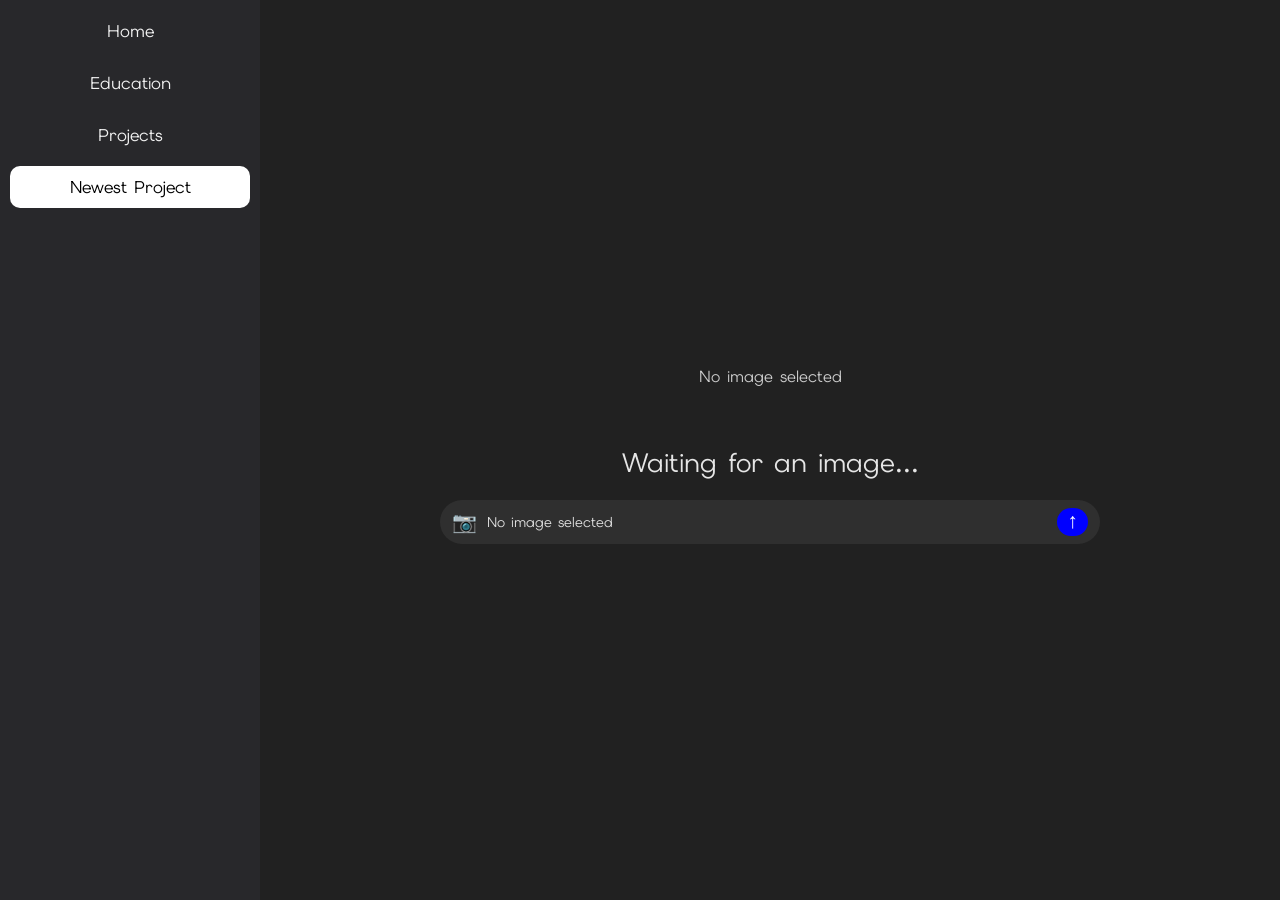
<file: index.html>
<!DOCTYPE html>
<html>
    <head>
        <meta charset="UTF-8">
        <title>Image Classifier</title>
        <link rel="stylesheet" href="style.css">
        <script src="script.js" defer></script>
        <link rel="preconnect" href="https://fonts.googleapis.com">
        <link rel="preconnect" href="https://fonts.gstatic.com" crossorigin>
        <link href="https://fonts.googleapis.com/css2?family=Courier+Prime:ital,wght@0,400;0,700;1,400;1,700&family=Elms+Sans:ital,wght@0,100..900;1,100..900&family=Indie+Flower&family=Quantico:ital,wght@0,400;0,700;1,400;1,700&display=swap" rel="stylesheet">
        <link rel="icon" type="image/x-icon" href="/uploads/happyface.png">
    </head>
    <body>
        <div class="maingrid">
            <div class="sidebar">
                <a href="homepage.html" class="sidebarlink">
                    <div class="sidebarelement elms-sans">Home</div>
                </a>
                <a href="education.html" class="sidebarlink">
                    <div class="sidebarelement elms-sans">Education</div>
                </a>
                <a href="projects.html" class="sidebarlink">
                    <div class="sidebarelement elms-sans">Projects</div>
                </a>
                <a href="index.html" class="sidebarlink active">
                    <div class="sidebarelement elms-sans">Newest Project</div>
                </a>
            </div>
            <div id="main" class="elms-sans">
                <div class="preview-stack">
                    <div id="image-preview" class="image-preview">No image selected</div>
                    <div id="prediction-result" class="prediction-result">Waiting for an image...</div>
                </div>
                <div class="centerbutton">
                    <form id="chat-form" class="textboxarea" method="post" action="/predict" enctype="multipart/form-data">
                        <label for="image-upload" class="upload-button" title="Upload an image">📷</label>
                        <input id="image-upload" name="image" type="file" accept="image/*" hidden>
                        <span id="upload-status" class="upload-status">No image selected</span>
                        <button type="submit" class="submitbutton">↑</button>
                    </form>
                </div>
            </div>
        </div>
    </body>
</html>
</file>
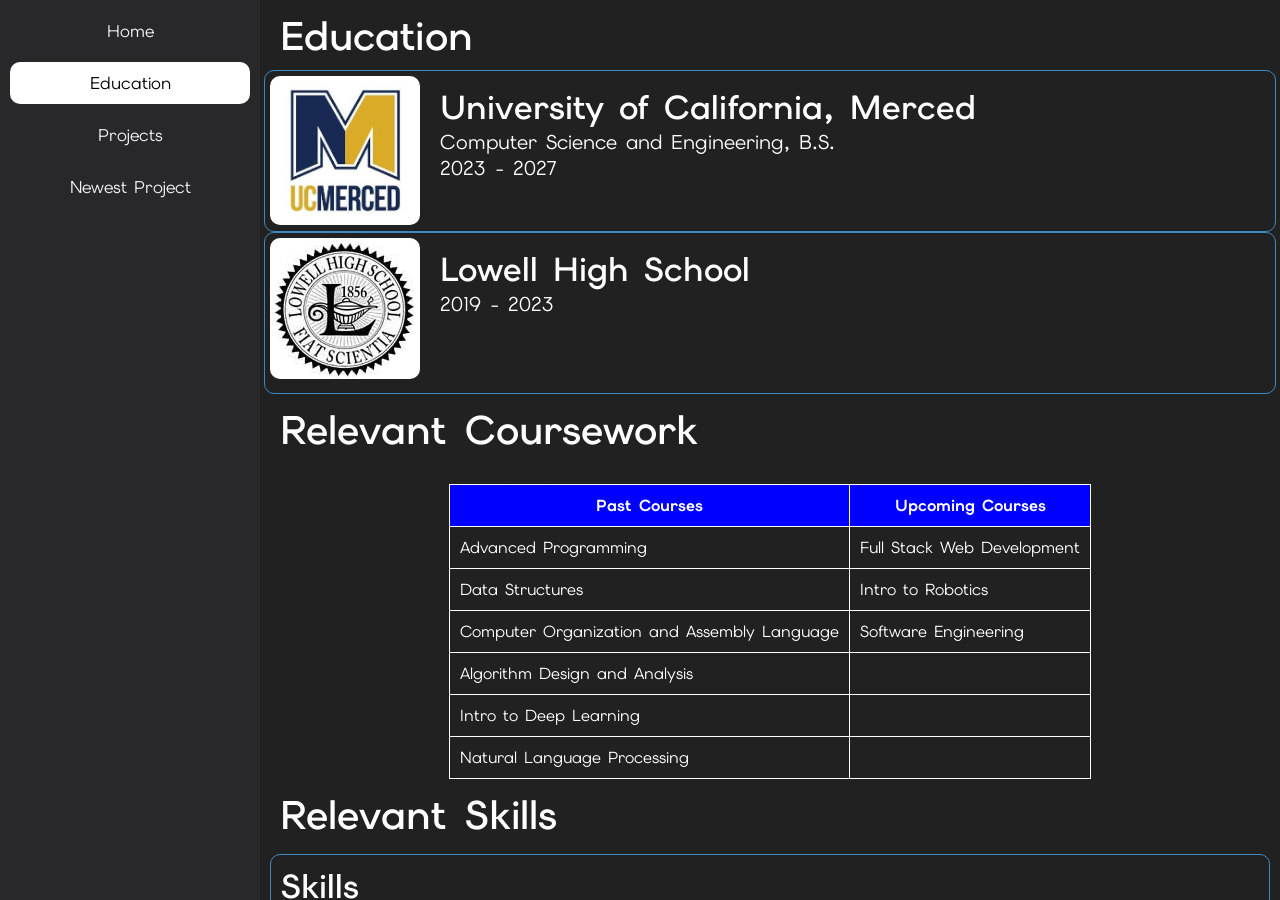
<file: education.html>
<!DOCTYPE html>
<html>
    <head>
        <meta charset="UTF-8">
        <title>Education</title>
        <link rel="stylesheet" href="style.css">
        <script src="script.js" defer></script>
        <link rel="preconnect" href="https://fonts.googleapis.com">
        <link rel="preconnect" href="https://fonts.gstatic.com" crossorigin>
        <link href="https://fonts.googleapis.com/css2?family=Courier+Prime:ital,wght@0,400;0,700;1,400;1,700&family=Elms+Sans:ital,wght@0,100..900;1,100..900&family=Indie+Flower&family=Quantico:ital,wght@0,400;0,700;1,400;1,700&display=swap" rel="stylesheet">
        <link rel="icon" type="image/x-icon" href="/uploads/happyface.png">
    </head>
    <body>
        <div class="maingrid">
            <div class="sidebar">
                <a href="homepage.html" class="sidebarlink">
                    <div class="sidebarelement elms-sans">Home</div>
                </a>
                <a href="education.html" class="sidebarlink active">
                    <div class="sidebarelement elms-sans">Education</div>
                </a>
                <a href="projects.html" class="sidebarlink">
                    <div class="sidebarelement elms-sans">Projects</div>
                </a>
                <a href="index.html" class="sidebarlink">
                    <div class="sidebarelement elms-sans">Newest Project</div>
                </a>
            </div>
            <div id="main2" class="elms-sans">
                <div class="container toplayer">
                    <div class="headeritem">Education</div>
                </div>
                <div class="container2 toplayer">
                    <img class="logoimg" src="uploads/UCM-Logo-Cropped.jpg">
                    <div class="header2item">
                        <div>University of California, Merced</div>
                        <div class="smallerfont">Computer Science and Engineering, B.S.</div>
                        <div class="smallerfont">2023 - 2027</div> 
                    </div>
                </div>
                <div class="container2 toplayer">
                    <img class="logoimg" src="uploads/Lowell-Logo-Final.jpg">
                    <div class="header2item">
                        <div>Lowell High School</div>
                        <div class="smallerfont">2019 - 2023</div>
                    </div>
                </div>
                <div class="container toplayer">
                    <div class="headeritem">Relevant Coursework</div>
                </div>
                <table class="toplayer">
                    <tr>
                        <th>Past Courses</th>
                        <th>Upcoming Courses</th>
                    </tr>
                    <tr>
                        <td>Advanced Programming</td>
                        <td>Full Stack Web Development</td>
                    </tr>
                    <tr>
                        <td>Data Structures</td>
                        <td>Intro to Robotics</td>
                    </tr>
                    <tr>
                        <td>Computer Organization and Assembly Language</td>
                        <td>Software Engineering</td>
                    </tr>
                    <tr>
                        <td>Algorithm Design and Analysis</td>
                        <td></td>
                    </tr>
                    <tr>
                        <td>Intro to Deep Learning</td>
                        <td></td>
                    </tr>
                    <tr>
                        <td>Natural Language Processing</td>
                        <td></td>
                    </tr>
                </table>
                <div class="container toplayer">
                    <div class="headeritem">Relevant Skills</div>
                </div>
                <div class="container5 toplayer">
                    <div class="header3item">
                        <div>Skills</div>
                        <div class="smallerfont">C++, Java, Python, Javascript, HTML, CSS, OpenGL, C, MIPS Assembly, PyTorch</div>
                    </div>
                </div>
                <div class="container toplayer">
                    <div class="headeritem">Awards</div>
                </div>
                <div class="container4 toplayer">
                    <div class="header3item">
                        <div>Chancellor's Honors List</div>
                        <div class="smallerfont">2023 - Current</div>
                    </div>
                    <div class="header3item">
                        <div>Dean's Honors List</div>
                        <div class="smallerfont">2023 - Current</div>
                    </div>
                </div>
                <div class="container7 bottomlayer">
                        <div class="bgItem">⠀</div>
                        <div class="bgItem">⠀</div>
                        <div class="bgItem">⠀</div>
                        <div class="bgItem">⠀</div>
                        <div class="bgItem">⠀</div>
                        <div class="bgItem">⠀</div>
                        <div class="bgItem">⠀</div>
                        <div class="bgItem">⠀</div>
                        <div class="bgItem">⠀</div>
                        <div class="bgItem">⠀</div>
                        <div class="bgItem">⠀</div>
                        <div class="bgItem">⠀</div>
                        <div class="bgItem">⠀</div>
                        <div class="bgItem">⠀</div>
                        <div class="bgItem">⠀</div>
                        <div class="bgItem">⠀</div>
                        <div class="bgItem">⠀</div>
                        <div class="bgItem">⠀</div>
                        <div class="bgItem">⠀</div>
                        <div class="bgItem">⠀</div>
                        <div class="bgItem">⠀</div>
                        <div class="bgItem">⠀</div>
                        <div class="bgItem">⠀</div>
                        <div class="bgItem">⠀</div>
                        <div class="bgItem">⠀</div>
                        <div class="bgItem">⠀</div>
                        <div class="bgItem">⠀</div>
                        <div class="bgItem">⠀</div>
                        <div class="bgItem">⠀</div>
                        <div class="bgItem">⠀</div>
                        <div class="bgItem">⠀</div>
                        <div class="bgItem">⠀</div>
                        <div class="bgItem">⠀</div>
                        <div class="bgItem">⠀</div>
                        <div class="bgItem">⠀</div>
                        <div class="bgItem">⠀</div>
                        <div class="bgItem">⠀</div>
                        <div class="bgItem">⠀</div>
                        <div class="bgItem">⠀</div>
                        <div class="bgItem">⠀</div>
                        <div class="bgItem">⠀</div>
                        <div class="bgItem">⠀</div>
                        <div class="bgItem">⠀</div>
                        <div class="bgItem">⠀</div>
                        <div class="bgItem">⠀</div>
                        <div class="bgItem">⠀</div>
                        <div class="bgItem">⠀</div>
                        <div class="bgItem">⠀</div>
                        <div class="bgItem">⠀</div>
                        <div class="bgItem">⠀</div>
                        <div class="bgItem">⠀</div>
                        <div class="bgItem">⠀</div>
                        <div class="bgItem">⠀</div>
                        <div class="bgItem">⠀</div>
                        <div class="bgItem">⠀</div>
                        <div class="bgItem">⠀</div>
                        <div class="bgItem">⠀</div>
                        <div class="bgItem">⠀</div>
                        <div class="bgItem">⠀</div>
                        <div class="bgItem">⠀</div>
                        <div class="bgItem">⠀</div>
                        <div class="bgItem">⠀</div>
                        <div class="bgItem">⠀</div>
                        <div class="bgItem">⠀</div>
                        <div class="bgItem">⠀</div>
                        <div class="bgItem">⠀</div>
                        <div class="bgItem">⠀</div>
                        <div class="bgItem">⠀</div>
                        <div class="bgItem">⠀</div>
                        <div class="bgItem">⠀</div>
                        <div class="bgItem">⠀</div>
                        <div class="bgItem">⠀</div>
                        <div class="bgItem">⠀</div>
                        <div class="bgItem">⠀</div>
                        <div class="bgItem">⠀</div>
                        <div class="bgItem">⠀</div>
                        <div class="bgItem">⠀</div>
                        <div class="bgItem">⠀</div>
                        <div class="bgItem">⠀</div>
                        <div class="bgItem">⠀</div>
                        <div class="bgItem">⠀</div>
                        <div class="bgItem">⠀</div>
                        <div class="bgItem">⠀</div>
                        <div class="bgItem">⠀</div>
                        <div class="bgItem">⠀</div>
                        <div class="bgItem">⠀</div>
                        <div class="bgItem">⠀</div>
                        <div class="bgItem">⠀</div>
                        <div class="bgItem">⠀</div>
                        <div class="bgItem">⠀</div>
                        <div class="bgItem">⠀</div>
                        <div class="bgItem">⠀</div>
                        <div class="bgItem">⠀</div>
                        <div class="bgItem">⠀</div>
                        <div class="bgItem">⠀</div>
                        <div class="bgItem">⠀</div>
                        <div class="bgItem">⠀</div>
                        <div class="bgItem">⠀</div>
                        <div class="bgItem">⠀</div>
                        <div class="bgItem">⠀</div>
                        <div class="bgItem">⠀</div>
                        <div class="bgItem">⠀</div>
                        <div class="bgItem">⠀</div>
                        <div class="bgItem">⠀</div>
                        <div class="bgItem">⠀</div>
                        <div class="bgItem">⠀</div>
                        <div class="bgItem">⠀</div>
                        <div class="bgItem">⠀</div>
                        <div class="bgItem">⠀</div>
                        <div class="bgItem">⠀</div>
                        <div class="bgItem">⠀</div>
                        <div class="bgItem">⠀</div>
                        <div class="bgItem">⠀</div>
                        <div class="bgItem">⠀</div>
                        <div class="bgItem">⠀</div>
                        <div class="bgItem">⠀</div>
                        <div class="bgItem">⠀</div>
                        <div class="bgItem">⠀</div>
                        <div class="bgItem">⠀</div>
                        <div class="bgItem">⠀</div>
                        <div class="bgItem">⠀</div>
                        <div class="bgItem">⠀</div>
                        <div class="bgItem">⠀</div>
                        <div class="bgItem">⠀</div>
                        <div class="bgItem">⠀</div>
                        <div class="bgItem">⠀</div>
                        <div class="bgItem">⠀</div>
                        <div class="bgItem">⠀</div>
                        <div class="bgItem">⠀</div>
                        <div class="bgItem">⠀</div>
                        <div class="bgItem">⠀</div>
                        <div class="bgItem">⠀</div>
                        <div class="bgItem">⠀</div>
                        <div class="bgItem">⠀</div>
                        <div class="bgItem">⠀</div>
                        <div class="bgItem">⠀</div>
                        <div class="bgItem">⠀</div>
                        <div class="bgItem">⠀</div>
                        <div class="bgItem">⠀</div>
                        <div class="bgItem">⠀</div>
                        <div class="bgItem">⠀</div>
                        <div class="bgItem">⠀</div>
                        <div class="bgItem">⠀</div>
                        <div class="bgItem">⠀</div>
                        <div class="bgItem">⠀</div>
                        <div class="bgItem">⠀</div>
                        <div class="bgItem">⠀</div>
                        <div class="bgItem">⠀</div>
                        <div class="bgItem">⠀</div>
                        <div class="bgItem">⠀</div>
                        <div class="bgItem">⠀</div>
                        <div class="bgItem">⠀</div>
                        <div class="bgItem">⠀</div>
                        <div class="bgItem">⠀</div>
                        <div class="bgItem">⠀</div>
                        <div class="bgItem">⠀</div>
                        <div class="bgItem">⠀</div>
                        <div class="bgItem">⠀</div>
                        <div class="bgItem">⠀</div>
                        <div class="bgItem">⠀</div>
                        <div class="bgItem">⠀</div>
                        <div class="bgItem">⠀</div>
                        <div class="bgItem">⠀</div>
                        <div class="bgItem">⠀</div>
                        <div class="bgItem">⠀</div>
                        <div class="bgItem">⠀</div>
                        <div class="bgItem">⠀</div>
                        <div class="bgItem">⠀</div>
                        <div class="bgItem">⠀</div>
                        <div class="bgItem">⠀</div>
                        <div class="bgItem">⠀</div>
                        <div class="bgItem">⠀</div>
                        <div class="bgItem">⠀</div>
                        <div class="bgItem">⠀</div>
                        <div class="bgItem">⠀</div>
                        <div class="bgItem">⠀</div>
                        <div class="bgItem">⠀</div>
                        <div class="bgItem">⠀</div>
                        <div class="bgItem">⠀</div>
                        <div class="bgItem">⠀</div>
                        <div class="bgItem">⠀</div>
                        <div class="bgItem">⠀</div>
                        <div class="bgItem">⠀</div>
                        <div class="bgItem">⠀</div>
                        <div class="bgItem">⠀</div>
                        <div class="bgItem">⠀</div>
                        <div class="bgItem">⠀</div>
                        <div class="bgItem">⠀</div>
                        <div class="bgItem">⠀</div>
                        <div class="bgItem">⠀</div>
                        <div class="bgItem">⠀</div>
                        <div class="bgItem">⠀</div>
                        <div class="bgItem">⠀</div>
                        <div class="bgItem">⠀</div>
                        <div class="bgItem">⠀</div>
                        <div class="bgItem">⠀</div>
                        <div class="bgItem">⠀</div>
                        <div class="bgItem">⠀</div>
                        <div class="bgItem">⠀</div>
                        <div class="bgItem">⠀</div>
                        <div class="bgItem">⠀</div>
                        <div class="bgItem">⠀</div>
                        <div class="bgItem">⠀</div>
                        <div class="bgItem">⠀</div>
                        <div class="bgItem">⠀</div>
                        <div class="bgItem">⠀</div>
                        <div class="bgItem">⠀</div>
                        <div class="bgItem">⠀</div>
                        <div class="bgItem">⠀</div>
                        <div class="bgItem">⠀</div>
                        <div class="bgItem">⠀</div>
                        <div class="bgItem">⠀</div>
                        <div class="bgItem">⠀</div>
                        <div class="bgItem">⠀</div>
                        <div class="bgItem">⠀</div>
                        <div class="bgItem">⠀</div>
                        <div class="bgItem">⠀</div>
                        <div class="bgItem">⠀</div>
                        <div class="bgItem">⠀</div>
                        <div class="bgItem">⠀</div>
                        <div class="bgItem">⠀</div>
                        <div class="bgItem">⠀</div>
                        <div class="bgItem">⠀</div>
                        <div class="bgItem">⠀</div>
                        <div class="bgItem">⠀</div>
                        <div class="bgItem">⠀</div>
                        <div class="bgItem">⠀</div>
                        <div class="bgItem">⠀</div>
                        <div class="bgItem">⠀</div>
                        <div class="bgItem">⠀</div>
                        <div class="bgItem">⠀</div>
                        <div class="bgItem">⠀</div>
                        <div class="bgItem">⠀</div>
                        <div class="bgItem">⠀</div>
                        <div class="bgItem">⠀</div>
                        <div class="bgItem">⠀</div>
                        <div class="bgItem">⠀</div>
                        <div class="bgItem">⠀</div>
                        <div class="bgItem">⠀</div>
                        <div class="bgItem">⠀</div>
                        <div class="bgItem">⠀</div>
                        <div class="bgItem">⠀</div>
                        <div class="bgItem">⠀</div>
                        <div class="bgItem">⠀</div>
                        <div class="bgItem">⠀</div>
                        <div class="bgItem">⠀</div>
                        <div class="bgItem">⠀</div>
                        <div class="bgItem">⠀</div>
                        <div class="bgItem">⠀</div>
                        <div class="bgItem">⠀</div>
                        <div class="bgItem">⠀</div>
                        <div class="bgItem">⠀</div>
                        <div class="bgItem">⠀</div>
                        <div class="bgItem">⠀</div>
                        <div class="bgItem">⠀</div>
                        <div class="bgItem">⠀</div>
                        <div class="bgItem">⠀</div>
                        <div class="bgItem">⠀</div>
                        <div class="bgItem">⠀</div>
                        <div class="bgItem">⠀</div>
                        <div class="bgItem">⠀</div>
                        <div class="bgItem">⠀</div>
                        <div class="bgItem">⠀</div>
                        <div class="bgItem">⠀</div>
                        <div class="bgItem">⠀</div>
                        <div class="bgItem">⠀</div>
                        <div class="bgItem">⠀</div>
                        <div class="bgItem">⠀</div>
                        <div class="bgItem">⠀</div>
                        <div class="bgItem">⠀</div>
                        <div class="bgItem">⠀</div>
                        <div class="bgItem">⠀</div>
                        <div class="bgItem">⠀</div>
                        <div class="bgItem">⠀</div>
                        <div class="bgItem">⠀</div>
                        <div class="bgItem">⠀</div>
                        <div class="bgItem">⠀</div>
                        <div class="bgItem">⠀</div>
                        <div class="bgItem">⠀</div>
                        <div class="bgItem">⠀</div>
                        <div class="bgItem">⠀</div>
                        <div class="bgItem">⠀</div>
                        <div class="bgItem">⠀</div>
                        <div class="bgItem">⠀</div>
                        <div class="bgItem">⠀</div>
                        <div class="bgItem">⠀</div>
                        <div class="bgItem">⠀</div>
                        <div class="bgItem">⠀</div>
                        <div class="bgItem">⠀</div>
                        <div class="bgItem">⠀</div>
                        <div class="bgItem">⠀</div>
                        <div class="bgItem">⠀</div>
                        <div class="bgItem">⠀</div>
                        <div class="bgItem">⠀</div>
                        <div class="bgItem">⠀</div>
                        <div class="bgItem">⠀</div>
                        <div class="bgItem">⠀</div>
                        <div class="bgItem">⠀</div>
                        <div class="bgItem">⠀</div>
                        <div class="bgItem">⠀</div>
                        <div class="bgItem">⠀</div>
                        <div class="bgItem">⠀</div>
                        <div class="bgItem">⠀</div>
                        <div class="bgItem">⠀</div>
                        <div class="bgItem">⠀</div>
                        <div class="bgItem">⠀</div>
                        <div class="bgItem">⠀</div>
                        <div class="bgItem">⠀</div>
                        <div class="bgItem">⠀</div>
                        <div class="bgItem">⠀</div>
                        <div class="bgItem">⠀</div>
                        <div class="bgItem">⠀</div>
                        <div class="bgItem">⠀</div>
                        <div class="bgItem">⠀</div>
                        <div class="bgItem">⠀</div>
                        <div class="bgItem">⠀</div>
                        <div class="bgItem">⠀</div>
                        <div class="bgItem">⠀</div>
                        <div class="bgItem">⠀</div>
                        <div class="bgItem">⠀</div>
                        <div class="bgItem">⠀</div>
                        <div class="bgItem">⠀</div>
                        <div class="bgItem">⠀</div>
                        <div class="bgItem">⠀</div>
                        <div class="bgItem">⠀</div>
                        <div class="bgItem">⠀</div>
                        <div class="bgItem">⠀</div>
                        <div class="bgItem">⠀</div>
                        <div class="bgItem">⠀</div>
                        <div class="bgItem">⠀</div>
                        <div class="bgItem">⠀</div>
                        <div class="bgItem">⠀</div>
                        <div class="bgItem">⠀</div>
                        <div class="bgItem">⠀</div>
                        <div class="bgItem">⠀</div>
                        <div class="bgItem">⠀</div>
                        <div class="bgItem">⠀</div>
                        <div class="bgItem">⠀</div>
                        <div class="bgItem">⠀</div>
                        <div class="bgItem">⠀</div>
                        <div class="bgItem">⠀</div>
                        <div class="bgItem">⠀</div>
                        <div class="bgItem">⠀</div>
                        <div class="bgItem">⠀</div>
                        <div class="bgItem">⠀</div>
                        <div class="bgItem">⠀</div>
                        <div class="bgItem">⠀</div>
                        <div class="bgItem">⠀</div>
                        <div class="bgItem">⠀</div>
                        <div class="bgItem">⠀</div>
                        <div class="bgItem">⠀</div>
                        <div class="bgItem">⠀</div>
                        <div class="bgItem">⠀</div>
                        <div class="bgItem">⠀</div>
                        <div class="bgItem">⠀</div>
                        <div class="bgItem">⠀</div>
                        <div class="bgItem">⠀</div>
                        <div class="bgItem">⠀</div>
                        <div class="bgItem">⠀</div>
                        <div class="bgItem">⠀</div>
                        <div class="bgItem">⠀</div>
                        <div class="bgItem">⠀</div>
                        <div class="bgItem">⠀</div>
                        <div class="bgItem">⠀</div>
                        <div class="bgItem">⠀</div>
                        <div class="bgItem">⠀</div>
                        <div class="bgItem">⠀</div>
                        <div class="bgItem">⠀</div>
                        <div class="bgItem">⠀</div>
                        <div class="bgItem">⠀</div>
                        <div class="bgItem">⠀</div>
                        <div class="bgItem">⠀</div>
                        <div class="bgItem">⠀</div>
                        <div class="bgItem">⠀</div>
                        <div class="bgItem">⠀</div>
                        <div class="bgItem">⠀</div>
                        <div class="bgItem">⠀</div>
                        <div class="bgItem">⠀</div>
                        <div class="bgItem">⠀</div>
                        <div class="bgItem">⠀</div>
                        <div class="bgItem">⠀</div>
                        <div class="bgItem">⠀</div>
                        <div class="bgItem">⠀</div>
                        <div class="bgItem">⠀</div>
                        <div class="bgItem">⠀</div>
                        <div class="bgItem">⠀</div>
                        <div class="bgItem">⠀</div>
                        <div class="bgItem">⠀</div>
                        <div class="bgItem">⠀</div>
                        <div class="bgItem">⠀</div>
                        <div class="bgItem">⠀</div>
                        <div class="bgItem">⠀</div>
                        <div class="bgItem">⠀</div>
                        <div class="bgItem">⠀</div>
                        <div class="bgItem">⠀</div>
                        <div class="bgItem">⠀</div>
                        <div class="bgItem">⠀</div>
                        <div class="bgItem">⠀</div>
                        <div class="bgItem">⠀</div>
                        <div class="bgItem">⠀</div>
                        <div class="bgItem">⠀</div>
                        <div class="bgItem">⠀</div>
                        <div class="bgItem">⠀</div>
                        <div class="bgItem">⠀</div>
                        <div class="bgItem">⠀</div>
                        <div class="bgItem">⠀</div>
                        <div class="bgItem">⠀</div>
                        <div class="bgItem">⠀</div>
                        <div class="bgItem">⠀</div>
                        <div class="bgItem">⠀</div>
                        <div class="bgItem">⠀</div>
                        <div class="bgItem">⠀</div>
                        <div class="bgItem">⠀</div>
                        <div class="bgItem">⠀</div>
                        <div class="bgItem">⠀</div>
                        <div class="bgItem">⠀</div>
                        <div class="bgItem">⠀</div>
                        <div class="bgItem">⠀</div>
                        <div class="bgItem">⠀</div>
                        <div class="bgItem">⠀</div>
                        <div class="bgItem">⠀</div>
                        <div class="bgItem">⠀</div>
                        <div class="bgItem">⠀</div>
                        <div class="bgItem">⠀</div>
                        <div class="bgItem">⠀</div>
                        <div class="bgItem">⠀</div>
                        <div class="bgItem">⠀</div>
                        <div class="bgItem">⠀</div>
                        <div class="bgItem">⠀</div>
                        <div class="bgItem">⠀</div>
                        <div class="bgItem">⠀</div>
                        <div class="bgItem">⠀</div>
                        <div class="bgItem">⠀</div>
                        <div class="bgItem">⠀</div>
                        <div class="bgItem">⠀</div>
                        <div class="bgItem">⠀</div>
                        <div class="bgItem">⠀</div>
                        <div class="bgItem">⠀</div>
                        <div class="bgItem">⠀</div>
                        <div class="bgItem">⠀</div>
                        <div class="bgItem">⠀</div>
                        <div class="bgItem">⠀</div>
                        <div class="bgItem">⠀</div>
                        <div class="bgItem">⠀</div>
                        <div class="bgItem">⠀</div>
                        <div class="bgItem">⠀</div>
                        <div class="bgItem">⠀</div>
                        <div class="bgItem">⠀</div>
                        <div class="bgItem">⠀</div>
                        <div class="bgItem">⠀</div>
                        <div class="bgItem">⠀</div>
                        <div class="bgItem">⠀</div>
                        <div class="bgItem">⠀</div>
                        <div class="bgItem">⠀</div>
                        <div class="bgItem">⠀</div>
                        <div class="bgItem">⠀</div>
                        <div class="bgItem">⠀</div>
                        <div class="bgItem">⠀</div>
                        <div class="bgItem">⠀</div>
                        <div class="bgItem">⠀</div>
                        <div class="bgItem">⠀</div>
                        <div class="bgItem">⠀</div>
                        <div class="bgItem">⠀</div>
                        <div class="bgItem">⠀</div>
                        <div class="bgItem">⠀</div>
                        <div class="bgItem">⠀</div>
                        <div class="bgItem">⠀</div>
                        <div class="bgItem">⠀</div>
                        <div class="bgItem">⠀</div>
                        <div class="bgItem">⠀</div>
                        <div class="bgItem">⠀</div>
                        <div class="bgItem">⠀</div>
                        <div class="bgItem">⠀</div>
                        <div class="bgItem">⠀</div>
                        <div class="bgItem">⠀</div>
                        <div class="bgItem">⠀</div>
                        <div class="bgItem">⠀</div>
                        <div class="bgItem">⠀</div>
                        <div class="bgItem">⠀</div>
                        <div class="bgItem">⠀</div>
                        <div class="bgItem">⠀</div>
                        <div class="bgItem">⠀</div>
                        <div class="bgItem">⠀</div>
                        <div class="bgItem">⠀</div>
                        <div class="bgItem">⠀</div>
                        <div class="bgItem">⠀</div>
                        <div class="bgItem">⠀</div>
                        <div class="bgItem">⠀</div>
                        <div class="bgItem">⠀</div>
                        <div class="bgItem">⠀</div>
                        <div class="bgItem">⠀</div>
                        <div class="bgItem">⠀</div>
                        <div class="bgItem">⠀</div>
                        <div class="bgItem">⠀</div>
                        <div class="bgItem">⠀</div>
                        <div class="bgItem">⠀</div>
                        <div class="bgItem">⠀</div>
                        <div class="bgItem">⠀</div>
                        <div class="bgItem">⠀</div>
                        <div class="bgItem">⠀</div>
                        <div class="bgItem">⠀</div>
                        <div class="bgItem">⠀</div>
                        <div class="bgItem">⠀</div>
                        <div class="bgItem">⠀</div>
                    </div>
                    
        </div>
    </body>
</html>
</file>
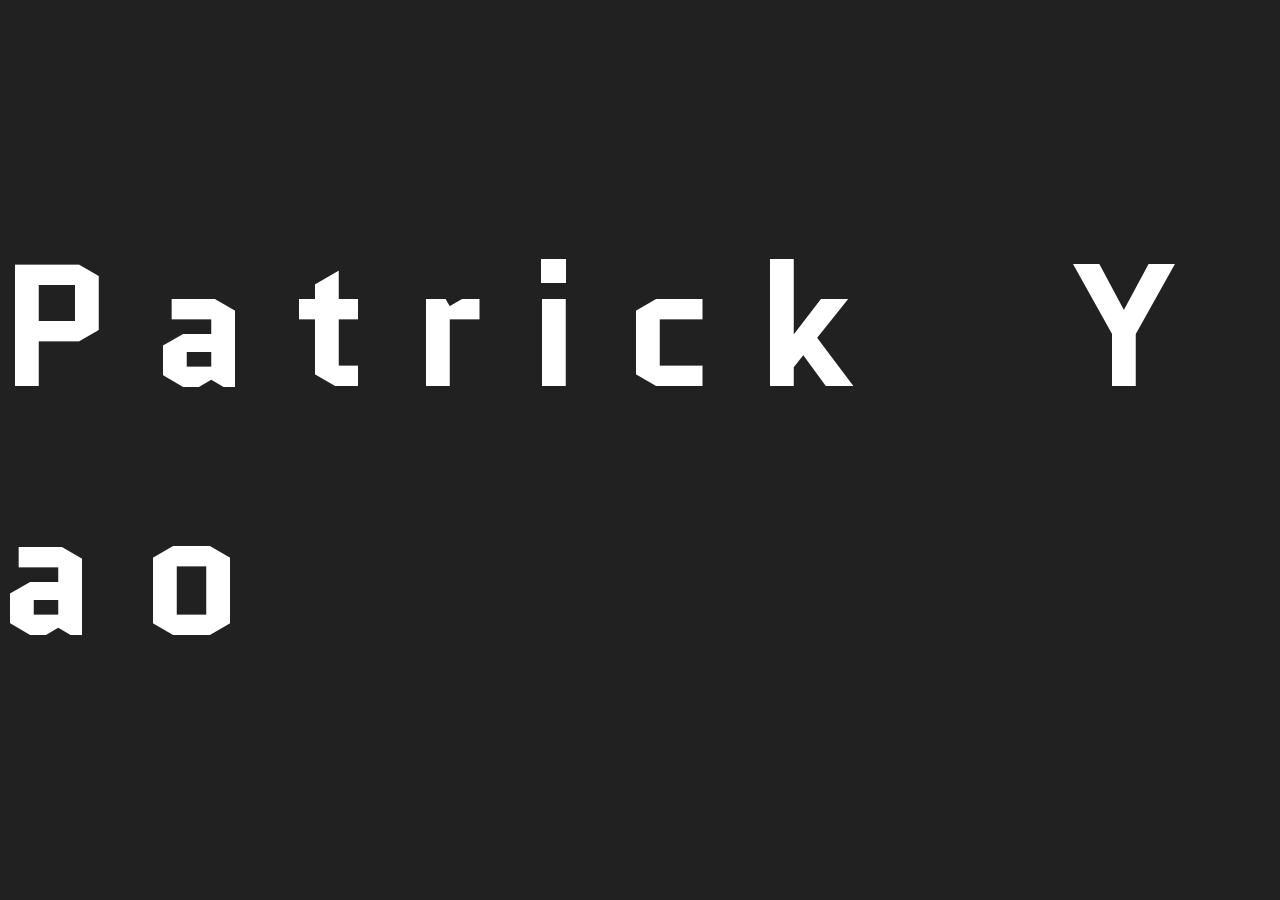
<file: homepage.html>
<!DOCTYPE html>
<html>
    <head>
        <meta charset="UTF-8">
        <title>Chatbot</title>
        <link rel="stylesheet" href="style.css">
        <script src="script.js" defer></script>
        <link rel="preconnect" href="https://fonts.googleapis.com">
        <link rel="preconnect" href="https://fonts.gstatic.com" crossorigin>
        <link href="https://fonts.googleapis.com/css2?family=Courier+Prime:ital,wght@0,400;0,700;1,400;1,700&family=Indie+Flower&family=Quantico:ital,wght@0,400;0,700;1,400;1,700&display=swap" rel="stylesheet">
        <link rel="icon" type="image/x-icon" href="/uploads/happyface.png">
    </head>
    <body>
        <a href="education.html">
            <video autoplay muted loop playsinline id="bg-video" poster="uploads/staticbackground.jpg">
                <source src="uploads/background.mp4" type="video/mp4">
                    Your browser does not support the video.
            </video>
            <div class="homegrid center">
                <h1 class="hover-text titlepagetext quantico-bold"><span class="highlight1">P</span> <span class="highlight2">a</span> <span class="highlight3">t</span> <span class="highlight4">r</span> <span class="highlight5">i</span> <span class="highlight6">c</span> <span class="highlight7">k</span> ⠀ <span class="highlight8">Y</span> <span class="highlight9">a</span> <span class="highlight10">o</span></h1>
            </div>
        </a>
    </body>
</html>
</file>
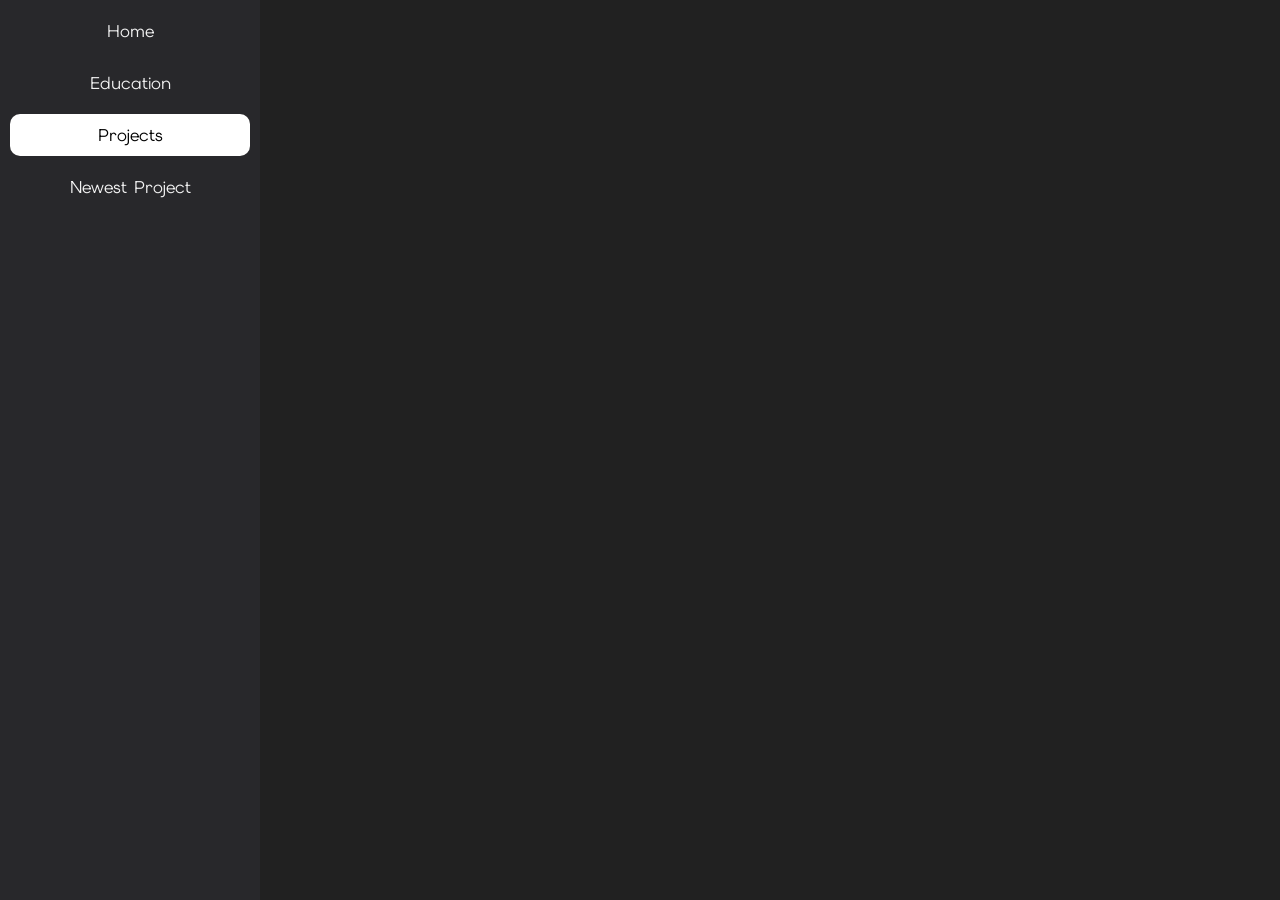
<file: paper.html>
<!DOCTYPE html>
<html>
    <head>
        <meta charset="UTF-8">
        <title>Projects</title>
        <link rel="stylesheet" href="style.css">
        <script src="script.js" defer></script>
        <link rel="preconnect" href="https://fonts.googleapis.com">
        <link rel="preconnect" href="https://fonts.gstatic.com" crossorigin>
        <link href="https://fonts.googleapis.com/css2?family=Courier+Prime:ital,wght@0,400;0,700;1,400;1,700&family=Elms+Sans:ital,wght@0,100..900;1,100..900&family=Indie+Flower&family=Quantico:ital,wght@0,400;0,700;1,400;1,700&display=swap" rel="stylesheet">
        <link rel="icon" type="image/x-icon" href="/uploads/happyface.png">
    </head>
    <body>
        <div class="maingrid">
            <div class="sidebar">
                <a href="homepage.html" class="sidebarlink">
                    <div class="sidebarelement elms-sans">Home</div>
                </a>
                <a href="education.html" class="sidebarlink">
                    <div class="sidebarelement elms-sans">Education</div>
                </a>
                <a href="projects.html" class="sidebarlink active">
                    <div class="sidebarelement elms-sans">Projects</div>
                </a>
                <a href="index.html" class="sidebarlink">
                    <div class="sidebarelement elms-sans">Newest Project</div>
                </a>
            </div>
            <div id="main2" class="elms-sans">
                <iframe src="uploads/paper.pdf" width="100%" height="100%" style="border:none;"></iframe>
            </div>
        </div>
    </body>
</html>
</file>
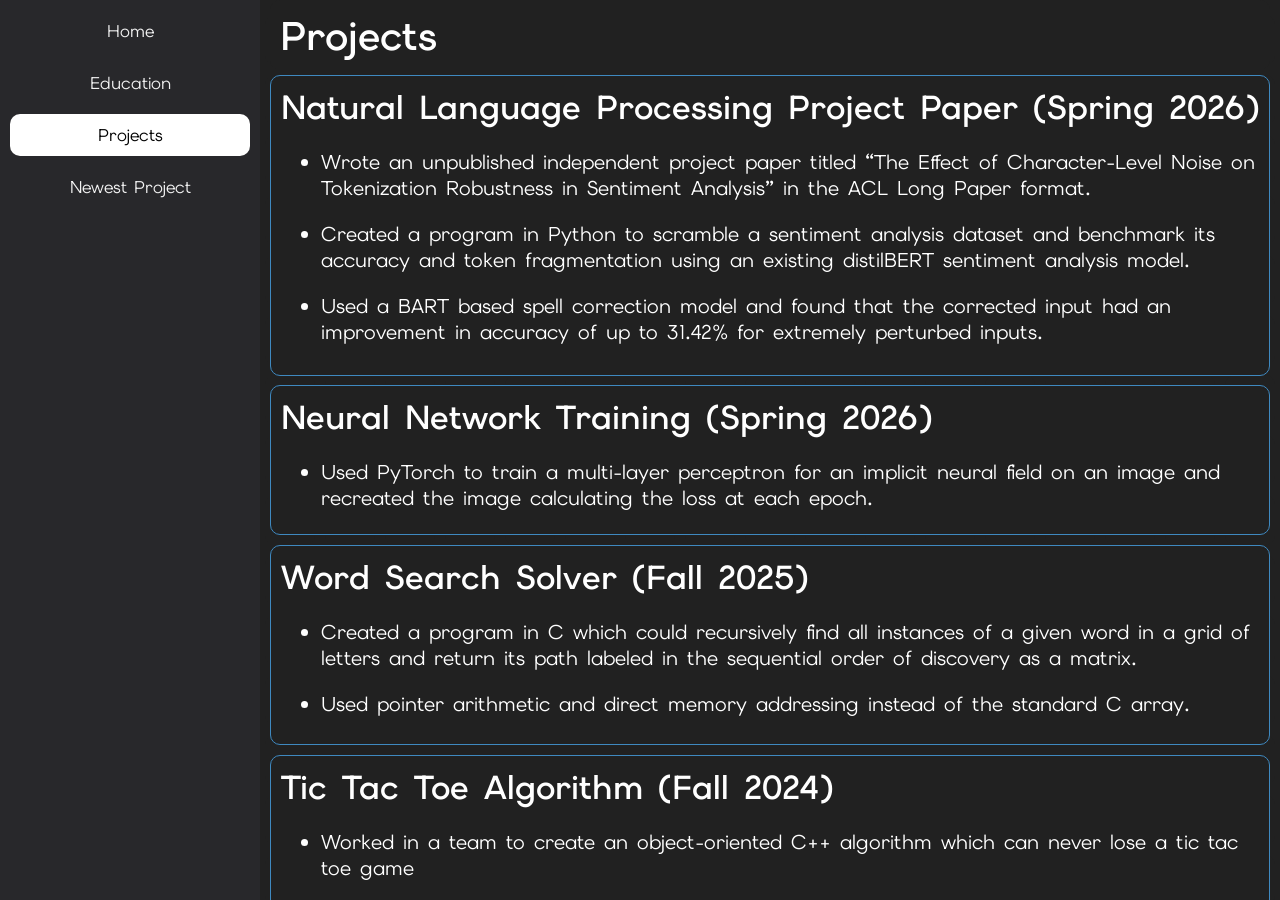
<file: projects.html>
<!DOCTYPE html>
<html>
    <head>
        <meta charset="UTF-8">
        <title>Projects</title>
        <link rel="stylesheet" href="style.css">
        <script src="script.js" defer></script>
        <link rel="preconnect" href="https://fonts.googleapis.com">
        <link rel="preconnect" href="https://fonts.gstatic.com" crossorigin>
        <link href="https://fonts.googleapis.com/css2?family=Courier+Prime:ital,wght@0,400;0,700;1,400;1,700&family=Elms+Sans:ital,wght@0,100..900;1,100..900&family=Indie+Flower&family=Quantico:ital,wght@0,400;0,700;1,400;1,700&display=swap" rel="stylesheet">
        <link rel="icon" type="image/x-icon" href="/uploads/happyface.png">
    </head>
    <body>
        <div class="maingrid">
            <div class="sidebar">
                <a href="homepage.html" class="sidebarlink">
                    <div class="sidebarelement elms-sans">Home</div>
                </a>
                <a href="education.html" class="sidebarlink">
                    <div class="sidebarelement elms-sans">Education</div>
                </a>
                <a href="projects.html" class="sidebarlink active">
                    <div class="sidebarelement elms-sans">Projects</div>
                </a>
                <a href="index.html" class="sidebarlink">
                    <div class="sidebarelement elms-sans">Newest Project</div>
                </a>
            </div>
            <div id="main2" class="elms-sans">
                <div class="container toplayer">
                    <div class="headeritem toplayer">Projects</div>
                </div>
                <div class="container3 toplayer">
                    <a href="paper.html">
                        <div class="header3item toplayer">
                            <div>Natural Language Processing Project Paper (Spring 2026)</div>
                            <div class="smallerfont"><ul><li>Wrote an unpublished independent project paper titled “The Effect of Character-Level Noise on Tokenization Robustness in Sentiment Analysis” in the ACL Long Paper format.</li></ul></div>
                            <div class="smallerfont"><ul><li>Created a program in Python to scramble a sentiment analysis dataset and benchmark its accuracy and token fragmentation using an existing distilBERT sentiment analysis model.</li></ul></div> 
                            <div class="smallerfont"><ul><li>Used a BART based spell correction model and found that the corrected input had an improvement in accuracy of up to 31.42% for extremely perturbed inputs.</li></ul></div>
                        </div>
                    </a>
                    <div class="header3item toplayer">
                        <div>Neural Network Training (Spring 2026)</div>
                        <div class="smallerfont"><ul><li>Used PyTorch to train a multi-layer perceptron for an implicit neural field on an image and recreated the image calculating the loss at each epoch.</li></ul></div>
                    </div>
                    <div class="header3item toplayer">
                        <div>Word Search Solver (Fall 2025)</div>
                        <div class="smallerfont"><ul><li>Created a program in C which could recursively find all instances of a given word in a grid of letters and return its path labeled in the sequential order of discovery as a matrix.</li></ul></div>
                        <div class="smallerfont"><ul><li>Used pointer arithmetic and direct memory addressing instead of the standard C array.</li></ul></div> 
                    </div>
                    <div class="header3item toplayer">
                        <div>Tic Tac Toe Algorithm (Fall 2024)</div>
                        <div class="smallerfont"><ul><li>Worked in a team to create an object-oriented C++ algorithm which can never lose a tic tac toe game</li></ul></div> 
                        <div class="smallerfont"><ul><li>Used OpenGL to create an interface which the game is played through and gave the user the ability to interact with settings such as grid sizes and bot difficulty.</li></ul></div>
                    </div>
                </div>
                <div class="container6 bottomlayer">
                        <div class="bgItem">⠀</div>
                        <div class="bgItem">⠀</div>
                        <div class="bgItem">⠀</div>
                        <div class="bgItem">⠀</div>
                        <div class="bgItem">⠀</div>
                        <div class="bgItem">⠀</div>
                        <div class="bgItem">⠀</div>
                        <div class="bgItem">⠀</div>
                        <div class="bgItem">⠀</div>
                        <div class="bgItem">⠀</div>
                        <div class="bgItem">⠀</div>
                        <div class="bgItem">⠀</div>
                        <div class="bgItem">⠀</div>
                        <div class="bgItem">⠀</div>
                        <div class="bgItem">⠀</div>
                        <div class="bgItem">⠀</div>
                        <div class="bgItem">⠀</div>
                        <div class="bgItem">⠀</div>
                        <div class="bgItem">⠀</div>
                        <div class="bgItem">⠀</div>
                        <div class="bgItem">⠀</div>
                        <div class="bgItem">⠀</div>
                        <div class="bgItem">⠀</div>
                        <div class="bgItem">⠀</div>
                        <div class="bgItem">⠀</div>
                        <div class="bgItem">⠀</div>
                        <div class="bgItem">⠀</div>
                        <div class="bgItem">⠀</div>
                        <div class="bgItem">⠀</div>
                        <div class="bgItem">⠀</div>
                        <div class="bgItem">⠀</div>
                        <div class="bgItem">⠀</div>
                        <div class="bgItem">⠀</div>
                        <div class="bgItem">⠀</div>
                        <div class="bgItem">⠀</div>
                        <div class="bgItem">⠀</div>
                        <div class="bgItem">⠀</div>
                        <div class="bgItem">⠀</div>
                        <div class="bgItem">⠀</div>
                        <div class="bgItem">⠀</div>
                        <div class="bgItem">⠀</div>
                        <div class="bgItem">⠀</div>
                        <div class="bgItem">⠀</div>
                        <div class="bgItem">⠀</div>
                        <div class="bgItem">⠀</div>
                        <div class="bgItem">⠀</div>
                        <div class="bgItem">⠀</div>
                        <div class="bgItem">⠀</div>
                        <div class="bgItem">⠀</div>
                        <div class="bgItem">⠀</div>
                        <div class="bgItem">⠀</div>
                        <div class="bgItem">⠀</div>
                        <div class="bgItem">⠀</div>
                        <div class="bgItem">⠀</div>
                        <div class="bgItem">⠀</div>
                        <div class="bgItem">⠀</div>
                        <div class="bgItem">⠀</div>
                        <div class="bgItem">⠀</div>
                        <div class="bgItem">⠀</div>
                        <div class="bgItem">⠀</div>
                        <div class="bgItem">⠀</div>
                        <div class="bgItem">⠀</div>
                        <div class="bgItem">⠀</div>
                        <div class="bgItem">⠀</div>
                        <div class="bgItem">⠀</div>
                        <div class="bgItem">⠀</div>
                        <div class="bgItem">⠀</div>
                        <div class="bgItem">⠀</div>
                        <div class="bgItem">⠀</div>
                        <div class="bgItem">⠀</div>
                        <div class="bgItem">⠀</div>
                        <div class="bgItem">⠀</div>
                        <div class="bgItem">⠀</div>
                        <div class="bgItem">⠀</div>
                        <div class="bgItem">⠀</div>
                        <div class="bgItem">⠀</div>
                        <div class="bgItem">⠀</div>
                        <div class="bgItem">⠀</div>
                        <div class="bgItem">⠀</div>
                        <div class="bgItem">⠀</div>
                        <div class="bgItem">⠀</div>
                        <div class="bgItem">⠀</div>
                        <div class="bgItem">⠀</div>
                        <div class="bgItem">⠀</div>
                        <div class="bgItem">⠀</div>
                        <div class="bgItem">⠀</div>
                        <div class="bgItem">⠀</div>
                        <div class="bgItem">⠀</div>
                        <div class="bgItem">⠀</div>
                        <div class="bgItem">⠀</div>
                        <div class="bgItem">⠀</div>
                        <div class="bgItem">⠀</div>
                        <div class="bgItem">⠀</div>
                        <div class="bgItem">⠀</div>
                        <div class="bgItem">⠀</div>
                        <div class="bgItem">⠀</div>
                        <div class="bgItem">⠀</div>
                        <div class="bgItem">⠀</div>
                        <div class="bgItem">⠀</div>
                        <div class="bgItem">⠀</div>
                        <div class="bgItem">⠀</div>
                        <div class="bgItem">⠀</div>
                        <div class="bgItem">⠀</div>
                        <div class="bgItem">⠀</div>
                        <div class="bgItem">⠀</div>
                        <div class="bgItem">⠀</div>
                        <div class="bgItem">⠀</div>
                        <div class="bgItem">⠀</div>
                        <div class="bgItem">⠀</div>
                        <div class="bgItem">⠀</div>
                        <div class="bgItem">⠀</div>
                        <div class="bgItem">⠀</div>
                        <div class="bgItem">⠀</div>
                        <div class="bgItem">⠀</div>
                        <div class="bgItem">⠀</div>
                        <div class="bgItem">⠀</div>
                        <div class="bgItem">⠀</div>
                        <div class="bgItem">⠀</div>
                        <div class="bgItem">⠀</div>
                        <div class="bgItem">⠀</div>
                        <div class="bgItem">⠀</div>
                        <div class="bgItem">⠀</div>
                        <div class="bgItem">⠀</div>
                        <div class="bgItem">⠀</div>
                        <div class="bgItem">⠀</div>
                        <div class="bgItem">⠀</div>
                        <div class="bgItem">⠀</div>
                        <div class="bgItem">⠀</div>
                        <div class="bgItem">⠀</div>
                        <div class="bgItem">⠀</div>
                        <div class="bgItem">⠀</div>
                        <div class="bgItem">⠀</div>
                        <div class="bgItem">⠀</div>
                        <div class="bgItem">⠀</div>
                        <div class="bgItem">⠀</div>
                        <div class="bgItem">⠀</div>
                        <div class="bgItem">⠀</div>
                        <div class="bgItem">⠀</div>
                        <div class="bgItem">⠀</div>
                        <div class="bgItem">⠀</div>
                        <div class="bgItem">⠀</div>
                        <div class="bgItem">⠀</div>
                        <div class="bgItem">⠀</div>
                        <div class="bgItem">⠀</div>
                        <div class="bgItem">⠀</div>
                        <div class="bgItem">⠀</div>
                        <div class="bgItem">⠀</div>
                        <div class="bgItem">⠀</div>
                        <div class="bgItem">⠀</div>
                        <div class="bgItem">⠀</div>
                        <div class="bgItem">⠀</div>
                        <div class="bgItem">⠀</div>
                        <div class="bgItem">⠀</div>
                        <div class="bgItem">⠀</div>
                        <div class="bgItem">⠀</div>
                        <div class="bgItem">⠀</div>
                        <div class="bgItem">⠀</div>
                        <div class="bgItem">⠀</div>
                        <div class="bgItem">⠀</div>
                        <div class="bgItem">⠀</div>
                        <div class="bgItem">⠀</div>
                        <div class="bgItem">⠀</div>
                        <div class="bgItem">⠀</div>
                        <div class="bgItem">⠀</div>
                        <div class="bgItem">⠀</div>
                        <div class="bgItem">⠀</div>
                        <div class="bgItem">⠀</div>
                        <div class="bgItem">⠀</div>
                        <div class="bgItem">⠀</div>
                        <div class="bgItem">⠀</div>
                        <div class="bgItem">⠀</div>
                        <div class="bgItem">⠀</div>
                        <div class="bgItem">⠀</div>
                        <div class="bgItem">⠀</div>
                        <div class="bgItem">⠀</div>
                        <div class="bgItem">⠀</div>
                        <div class="bgItem">⠀</div>
                        <div class="bgItem">⠀</div>
                        <div class="bgItem">⠀</div>
                        <div class="bgItem">⠀</div>
                        <div class="bgItem">⠀</div>
                        <div class="bgItem">⠀</div>
                        <div class="bgItem">⠀</div>
                        <div class="bgItem">⠀</div>
                        <div class="bgItem">⠀</div>
                        <div class="bgItem">⠀</div>
                        <div class="bgItem">⠀</div>
                        <div class="bgItem">⠀</div>
                        <div class="bgItem">⠀</div>
                        <div class="bgItem">⠀</div>
                        <div class="bgItem">⠀</div>
                        <div class="bgItem">⠀</div>
                        <div class="bgItem">⠀</div>
                        <div class="bgItem">⠀</div>
                        <div class="bgItem">⠀</div>
                        <div class="bgItem">⠀</div>
                        <div class="bgItem">⠀</div>
                        <div class="bgItem">⠀</div>
                        <div class="bgItem">⠀</div>
                        <div class="bgItem">⠀</div>
                        <div class="bgItem">⠀</div>
                        <div class="bgItem">⠀</div>
                        <div class="bgItem">⠀</div>
                        <div class="bgItem">⠀</div>
                        <div class="bgItem">⠀</div>
                        <div class="bgItem">⠀</div>
                        <div class="bgItem">⠀</div>
                        <div class="bgItem">⠀</div>
                        <div class="bgItem">⠀</div>
                        <div class="bgItem">⠀</div>
                        <div class="bgItem">⠀</div>
                        <div class="bgItem">⠀</div>
                        <div class="bgItem">⠀</div>
                        <div class="bgItem">⠀</div>
                        <div class="bgItem">⠀</div>
                        <div class="bgItem">⠀</div>
                        <div class="bgItem">⠀</div>
                        <div class="bgItem">⠀</div>
                        <div class="bgItem">⠀</div>
                        <div class="bgItem">⠀</div>
                        <div class="bgItem">⠀</div>
                        <div class="bgItem">⠀</div>
                        <div class="bgItem">⠀</div>
                        <div class="bgItem">⠀</div>
                        <div class="bgItem">⠀</div>
                        <div class="bgItem">⠀</div>
                        <div class="bgItem">⠀</div>
                        <div class="bgItem">⠀</div>
                        <div class="bgItem">⠀</div>
                        <div class="bgItem">⠀</div>
                        <div class="bgItem">⠀</div>
                        <div class="bgItem">⠀</div>
                        <div class="bgItem">⠀</div>
                        <div class="bgItem">⠀</div>
                        <div class="bgItem">⠀</div>
                        <div class="bgItem">⠀</div>
                        <div class="bgItem">⠀</div>
                        <div class="bgItem">⠀</div>
                        <div class="bgItem">⠀</div>
                        <div class="bgItem">⠀</div>
                        <div class="bgItem">⠀</div>
                        <div class="bgItem">⠀</div>
                        <div class="bgItem">⠀</div>
                        <div class="bgItem">⠀</div>
                        <div class="bgItem">⠀</div>
                        <div class="bgItem">⠀</div>
                        <div class="bgItem">⠀</div>
                        <div class="bgItem">⠀</div>
                        <div class="bgItem">⠀</div>
                        <div class="bgItem">⠀</div>
                        <div class="bgItem">⠀</div>
                        <div class="bgItem">⠀</div>
                        <div class="bgItem">⠀</div>
                        <div class="bgItem">⠀</div>
                        <div class="bgItem">⠀</div>
                        <div class="bgItem">⠀</div>
                        <div class="bgItem">⠀</div>
                        <div class="bgItem">⠀</div>
                        <div class="bgItem">⠀</div>
                        <div class="bgItem">⠀</div>
                        <div class="bgItem">⠀</div>
                        <div class="bgItem">⠀</div>
                        <div class="bgItem">⠀</div>
                        <div class="bgItem">⠀</div>
                        <div class="bgItem">⠀</div>
                        <div class="bgItem">⠀</div>
                        <div class="bgItem">⠀</div>
                        <div class="bgItem">⠀</div>
                        <div class="bgItem">⠀</div>
                        <div class="bgItem">⠀</div>
                        <div class="bgItem">⠀</div>
                        <div class="bgItem">⠀</div>
                        <div class="bgItem">⠀</div>
                        <div class="bgItem">⠀</div>
                        <div class="bgItem">⠀</div>
                        <div class="bgItem">⠀</div>
                        <div class="bgItem">⠀</div>
                        <div class="bgItem">⠀</div>
                        <div class="bgItem">⠀</div>
                        <div class="bgItem">⠀</div>
                        <div class="bgItem">⠀</div>
                        <div class="bgItem">⠀</div>
                        <div class="bgItem">⠀</div>
                        <div class="bgItem">⠀</div>
                        <div class="bgItem">⠀</div>
                        <div class="bgItem">⠀</div>
                        <div class="bgItem">⠀</div>
                        <div class="bgItem">⠀</div>
                        <div class="bgItem">⠀</div>
                        <div class="bgItem">⠀</div>
                        <div class="bgItem">⠀</div>
                        <div class="bgItem">⠀</div>
                        <div class="bgItem">⠀</div>
                        <div class="bgItem">⠀</div>
                        <div class="bgItem">⠀</div>
                        <div class="bgItem">⠀</div>
                        <div class="bgItem">⠀</div>
                        <div class="bgItem">⠀</div>
                        <div class="bgItem">⠀</div>
                        <div class="bgItem">⠀</div>
                        <div class="bgItem">⠀</div>
                        <div class="bgItem">⠀</div>
                        <div class="bgItem">⠀</div>
                        <div class="bgItem">⠀</div>
                        <div class="bgItem">⠀</div>
                        <div class="bgItem">⠀</div>
                        <div class="bgItem">⠀</div>
                        <div class="bgItem">⠀</div>
                        <div class="bgItem">⠀</div>
                        <div class="bgItem">⠀</div>
                        <div class="bgItem">⠀</div>
                        <div class="bgItem">⠀</div>
                        <div class="bgItem">⠀</div>
                        <div class="bgItem">⠀</div>
                        <div class="bgItem">⠀</div>
                        <div class="bgItem">⠀</div>
                        <div class="bgItem">⠀</div>
                        <div class="bgItem">⠀</div>
                        <div class="bgItem">⠀</div>
                        <div class="bgItem">⠀</div>
                        <div class="bgItem">⠀</div>
                        <div class="bgItem">⠀</div>
                        <div class="bgItem">⠀</div>
                        <div class="bgItem">⠀</div>
                        <div class="bgItem">⠀</div>
                        <div class="bgItem">⠀</div>
                        <div class="bgItem">⠀</div>
                        <div class="bgItem">⠀</div>
                        <div class="bgItem">⠀</div>
                        <div class="bgItem">⠀</div>
                        <div class="bgItem">⠀</div>
                        <div class="bgItem">⠀</div>
                        <div class="bgItem">⠀</div>
                        <div class="bgItem">⠀</div>
                        <div class="bgItem">⠀</div>
                        <div class="bgItem">⠀</div>
                        <div class="bgItem">⠀</div>
                        <div class="bgItem">⠀</div>
                        <div class="bgItem">⠀</div>
                        <div class="bgItem">⠀</div>
                        <div class="bgItem">⠀</div>
                        <div class="bgItem">⠀</div>
                        <div class="bgItem">⠀</div>
                        <div class="bgItem">⠀</div>
                        <div class="bgItem">⠀</div>
                        <div class="bgItem">⠀</div>
                        <div class="bgItem">⠀</div>
                        <div class="bgItem">⠀</div>
                        <div class="bgItem">⠀</div>
                        <div class="bgItem">⠀</div>
                        <div class="bgItem">⠀</div>
                        <div class="bgItem">⠀</div>
                        <div class="bgItem">⠀</div>
                        <div class="bgItem">⠀</div>
                        <div class="bgItem">⠀</div>
                        <div class="bgItem">⠀</div>
                        <div class="bgItem">⠀</div>
                        <div class="bgItem">⠀</div>
                        <div class="bgItem">⠀</div>
                        <div class="bgItem">⠀</div>
                        <div class="bgItem">⠀</div>
                        <div class="bgItem">⠀</div>
                        <div class="bgItem">⠀</div>
                        <div class="bgItem">⠀</div>
                        <div class="bgItem">⠀</div>
                        <div class="bgItem">⠀</div>
                        <div class="bgItem">⠀</div>
                        <div class="bgItem">⠀</div>
                        <div class="bgItem">⠀</div>
                        <div class="bgItem">⠀</div>
                        <div class="bgItem">⠀</div>
                        <div class="bgItem">⠀</div>
                        <div class="bgItem">⠀</div>
                        <div class="bgItem">⠀</div>
                        <div class="bgItem">⠀</div>
                        <div class="bgItem">⠀</div>
                        <div class="bgItem">⠀</div>
                        <div class="bgItem">⠀</div>
                        <div class="bgItem">⠀</div>
                        <div class="bgItem">⠀</div>
                        <div class="bgItem">⠀</div>
                        <div class="bgItem">⠀</div>
                        <div class="bgItem">⠀</div>
                        <div class="bgItem">⠀</div>
                        <div class="bgItem">⠀</div>
                        <div class="bgItem">⠀</div>
                        <div class="bgItem">⠀</div>
                        <div class="bgItem">⠀</div>
                        <div class="bgItem">⠀</div>
                        <div class="bgItem">⠀</div>
                        <div class="bgItem">⠀</div>
                        <div class="bgItem">⠀</div>
                        <div class="bgItem">⠀</div>
                        <div class="bgItem">⠀</div>
                        <div class="bgItem">⠀</div>
                        <div class="bgItem">⠀</div>
                        <div class="bgItem">⠀</div>
                        <div class="bgItem">⠀</div>
                        <div class="bgItem">⠀</div>
                        <div class="bgItem">⠀</div>
                        <div class="bgItem">⠀</div>
                        <div class="bgItem">⠀</div>
                        <div class="bgItem">⠀</div>
                        <div class="bgItem">⠀</div>
                        <div class="bgItem">⠀</div>
                        <div class="bgItem">⠀</div>
                        <div class="bgItem">⠀</div>
                        <div class="bgItem">⠀</div>
                    </div>
            </div>
        </div>
    </body>
</html>
</file>
<file: style.css>
html, body {
    margin: 0;
    padding: 0;
    width: 100%;
    height: 100%;
    background-color: #212121;
}

body{
    animation: fadeInOnLoad 0.7s ease-in-out forwards;
}

a{
    text-decoration: none;
}

.maingrid{
    display:grid;
    grid-template-columns: 260px 1fr;
    width: 100vw;
    height: 100vh; 
    overflow: auto;
    animation: flyInTop 0.85s cubic-bezier(0.25, 1, 0.5, 1) forwards;
}

.homegrid{
    display:grid;
    grid-template-columns: 1fr;
    width: 100vw;
    height: 100vh; 
    overflow: hidden;
    /* background-image: url(https://static.vecteezy.com/system/resources/thumbnails/054/892/970/small_2x/green-grid-retro-futuristic-loop-background-free-video.jpg);
    background-repeat: no-repeat;
    background-position: center center;
    background-size: cover;
    background-attachment: fixed; */
}

.sidebar{
    background-color: #28282B;
    color: white;
    height: 100%;
    overflow-y: auto;

}

.sidebarlink {
    text-decoration: none;
    color: #f2f2f2;
    font-size: 17px;
    display: block;
    border-radius: 10px;
    overflow: hidden; 
    margin:10px;
}

.sidebarelement{
    text-align: center;
    padding: 10px;
    transition: background-color 0.2s ease;
}

.sidebarlink.active .sidebarelement{
    background-color: #FFF;
    color:black;
}

.sidebarelement:hover{
    text-align: center;
    background-color: grey;
}

#main{
    background-color: #212121;
    display: flex;
    flex-direction: column;
    height: 100%;
    justify-content: center;
    align-items: center;      
    padding-bottom: 20px;
    box-sizing: border-box;
}

.preview-stack {
    display: flex;
    flex-direction: column;
    align-items: center;
    justify-content: center;
    text-align: center;
    width: min(100%, 700px);
    margin-bottom: 20px;
}

.image-preview {
    width: 100%;
    min-height: 120px;
    display: flex;
    justify-content: center;
    align-items: center;
    color: #c9c9c9;
    padding: 12px;
    box-sizing: border-box;
    text-align: center;
}
.image-preview img {
    max-width: 100%;
    max-height: 220px;
    border-radius: 16px;
    object-fit: contain;
    display: block;
    margin: 0 auto;
}
.prediction-result {
    min-height: 24px;
    margin-top: 8px;
    color: #e6e6e6;
    text-align: center;
    font-size: 20pt;
}
.prediction-result.loading {
    color: #f8d775;
}
.prediction-result.success {
    color: #7fe88d;
}
.prediction-result.error {
    color: #ff8f8f;
}
.submitbutton{
    border-radius: 200px;
    color:white;
    background-color:blue;
    border-width: 0px;
    padding-left: 10px;
    padding-right: 10px;
    padding-bottom: 2px;
    font-size: 16pt;
}
.submitbutton:hover{
    cursor:pointer;
}
.centerbutton {
    width: 100%;           
    max-width: 700px;         
    padding: 0 20px;           
    box-sizing: border-box;
    margin-bottom: 20px;   
}
.upload-button {
    display: inline-flex;
    align-items: center;
    justify-content: center;
    font-size: 20px;
    cursor: pointer;
    color: white;
}
.upload-status {
    flex: 1;
    color: #dcdcdc;
    font-size: 14px;
    white-space: nowrap;
    overflow: hidden;
    text-overflow: ellipsis;
}
.textboxarea {
    display: flex;
    align-items: center;
    gap: 10px;                 
    background-color: #2f2f2f; 
    padding: 8px 12px;
    border-radius: 24px;       
}
.submitbutton:active {
    animation: clicked 0.2s alternate;
}

@keyframes clicked {
    0% {
        background-color: #2f2f2f;
    }
    100% {
        background-color: #2f2f2f;
        color:#2f2f2f
    }
}

@keyframes fadeInOnLoad {
  from {
    opacity: 0;
  }
  to {
    opacity: 1;
  }
}

@keyframes flyInTop{
    0% {
        transform: translateY(-100%); 
        opacity: 0;                    
    }
    100% {
        transform: translateY(0); 
        opacity: 1;                    
    }
}

@keyframes letterLoad {
  0% {
    color: #fff;
  }
  50% {
    color: limegreen;
  }
  100%{
    color: #fff;
  }
}

.hover-text span {
  color: #fff;
  transition: opacity 0.3s ease, color 0.3s ease;
  display: inline-block;
}

.hover-text:hover span {
  opacity: 0.5;
  color: #28282B;
}

.hover-text span:hover {
  opacity: 1;
  color: limegreen;
  animation: none;
}

.center {
  display: flex;
  justify-content: center;
  align-items: center;     
}

.titlepagetext{
    font-size: 130pt;
}

.highlight1{
    animation: letterLoad 1.6s ease-in-out 0s both, flyInTop 2s cubic-bezier(0.25, 1, 0.5, 1) 0s forwards;
    transform: translate(-50px, 0px)
}
.highlight2{
    animation: letterLoad 1.6s ease-in-out 0.1s both, flyInTop 2s cubic-bezier(0.25, 1, 0.5, 1) 0.1s forwards;
}
.highlight3{
    animation: letterLoad 1.6s ease-in-out 0.2s both, flyInTop 2s cubic-bezier(0.25, 1, 0.5, 1) 0.2s forwards;
}
.highlight4{
    animation: letterLoad 1.6s ease-in-out 0.3s both, flyInTop 2s cubic-bezier(0.25, 1, 0.5, 1) 0.3s forwards;
}
.highlight5{
    animation: letterLoad 1.6s ease-in-out 0.4s both, flyInTop 2s cubic-bezier(0.25, 1, 0.5, 1) 0.4s forwards;
}
.highlight6{
    animation: letterLoad 1.6s ease-in-out 0.5s both, flyInTop 2s cubic-bezier(0.25, 1, 0.5, 1) 0.5s forwards;
}
.highlight7{
    animation: letterLoad 1.6s ease-in-out 0.6s both, flyInTop 2s cubic-bezier(0.25, 1, 0.5, 1) 0.6s forwards;
}
.highlight8{
    animation: letterLoad 1.6s ease-in-out 0.7s both, flyInTop 2s cubic-bezier(0.25, 1, 0.5, 1) 0.7s forwards;
}
.highlight9{
    animation: letterLoad 1.6s ease-in-out 0.8s both, flyInTop 2s cubic-bezier(0.25, 1, 0.5, 1) 0.8s forwards;
}
.highlight10{
    animation: letterLoad 1.6s ease-in-out 0.9s both, flyInTop 2s cubic-bezier(0.25, 1, 0.5, 1) 0.9s forwards;
}

.quantico-regular {
  font-family: "Quantico", sans-serif;
  font-weight: 400;
  font-style: normal;
}

.quantico-bold {
  font-family: "Quantico", sans-serif;
  font-weight: 700;
  font-style: normal;
}

.quantico-regular-italic {
  font-family: "Quantico", sans-serif;
  font-weight: 400;
  font-style: italic;
}

.quantico-bold-italic {
  font-family: "Quantico", sans-serif;
  font-weight: 700;
  font-style: italic;
}

.elms-sans{
  font-family: "Elms Sans", sans-serif;
  font-optical-sizing: auto;
  font-weight: 400;
  font-style: normal;
}

.container{
    display: grid;
    grid-template-columns: 1000px; 
    grid-template-rows: 70px;
    grid-gap: 3px;
    justify-content: space-evenly;
}

.item{
    background-color: white;
    text-align: center;
    padding: 10px;
    border-radius: 10px;
}

#main2{
    background-color: #212121;
    display: flex;
    flex-direction: column;
    height: 100%;
    align-items: center;      
    padding-bottom: 20px;
    box-sizing: border-box;
}
.headeritem{
    color:white;
    background-color: #212121;
    text-align: left;
    padding: 10px;
    border-radius: 10px;
    font-size:30pt;
    font-weight: 600;
    padding-bottom: 20px;
}

.container2{
    display: grid;
    grid-template-columns: 150px 840px; 
    grid-template-rows: 150px;
    grid-gap: 10px;
    justify-content: space-evenly;
    border-width: 1px;
    border-style: solid;
    border-color:#3f89c0;
    border-radius: 10px;
    padding:5px;
    transform: translate(0, 0);
    transition: transform 0.5s ease-out;
}

.container2:hover{
    display: grid;
    grid-template-columns: 150px 840px; 
    grid-template-rows: 150px;
    grid-gap: 10px;
    justify-content: space-evenly;
    border-width: 1px;
    border-style: solid;
    border-color:#3f89c0;
    border-radius: 10px;
    padding:5px;
    margin-top: 10px;
    color:black;
    background-color: skyblue;
    transform: translate(-50px, 0px);
}

.header2item{
    color:white;
    background-color: #212121;
    text-align: left;
    padding: 10px;
    border-radius: 10px;
    font-size:25pt;
    font-weight: 600;
}


.logoimg{
    width:150px;
    border-radius: 10px;
    margin-right: 5px;
}

.smallerfont{
    font-weight:400;
    font-size:15pt;
}

table, th, td {
  margin-top:20px;
  border: 1px solid white;
  border-collapse: collapse;
  color:white;
}
th, td {
  padding: 10px;
}
td:hover {
    background-color: white;
    color:black;
}
th{
    background-color: blue;
    color:white;
}
th:hover {
    background-color: black;
    color:white;
}

.container3{
    display: grid;
    grid-template-columns: 1000px; 
    grid-template-rows: 300px 150px 200px 225px;
    grid-gap: 10px;
    justify-content: space-evenly;
    padding:5px;
}

.header3item{
    border-width: 1px;
    border-style: solid;
    border-color:#3f89c0;
    border-radius: 10px;
    color:white;
    background-color: #212121;
    text-align: left;
    padding: 10px;
    border-radius: 10px;
    font-size:25pt;
    font-weight: 600;
    transform: translate(0, 0);
    transition: transform 0.5s ease-out; 
}
.header3item:hover{
    border-width: 1px;
    border-style: solid;
    border-color:#3f89c0;
    border-radius: 10px;
    color:black;
    background-color: skyblue;
    text-align: left;
    padding: 10px;
    border-radius: 10px;
    font-size:25pt;
    font-weight: 600;
    transform: translate(-50px, 0px); 
}

.container4{
    display: grid;
    grid-template-columns: 1000px; 
    grid-template-rows: 100px 100px;
    grid-gap: 10px;
    justify-content: space-evenly;
    padding:5px;
}

.container5{
    display: grid;
    grid-template-columns: 1000px; 
    grid-template-rows: 100px;
    grid-gap: 10px;
    justify-content: space-evenly;
    padding:5px;
}

.bottomlayer {
  z-index: 1;
}

.toplayer {
  z-index: 3;
}

.container6{
    display: grid;
    position:fixed;
    grid-template-columns: 50px 50px 50px 50px 50px 50px 50px 50px 50px 50px 50px 50px 50px 50px 50px 50px 50px 50px 50px 50px 50px 50px 50px 50px; 
    grid-template-rows: 50px 50px 50px 50px 50px 50px 50px 50px 50px 50px 50px 50px 50px 50px 50px 50px 50px ;
    grid-gap: 10px;
    justify-content: space-evenly; 
    padding:5px;
    left:260px;
    top:10px;
}

.bgItem{
    border-radius: 10px;
    color:transparent;
    background-color: #212121;
    text-align: left;
    padding: 10px;
    border-radius: 10px;
    font-size:25pt;
    font-weight: 600;
    transition: background-color 1.5s ease-out;
}

.bgItem:hover{
    border-radius: 10px;
    color:transparent;
    background-color: white;
    text-align: left;
    padding: 10px;
    border-radius: 10px;
    font-size:25pt;
    font-weight: 600;
    transition: background-color 0s; 
}
.container7{
    display: grid;
    position:fixed;
    grid-template-columns: 50px 50px 50px 50px 50px 50px 50px 50px 50px 50px 50px 50px 50px 50px 50px 50px 50px 50px 50px 50px 50px 50px 50px 50px; 
    grid-template-rows: 50px 50px 50px 50px 50px 50px 50px 50px 50px 50px 50px 50px 50px 50px 50px 50px 50px 50px 50px 50px 50px;
    grid-gap: 10px;
    justify-content: space-evenly; 
    padding:5px;
    left:260px;
    top:10px;
}

#bg-video {
    position: fixed;
    top: 0;
    left: 0;
    width: 100vw;
    height: 100vh;
    object-fit: cover;
    z-index: -1;
}
</file>
